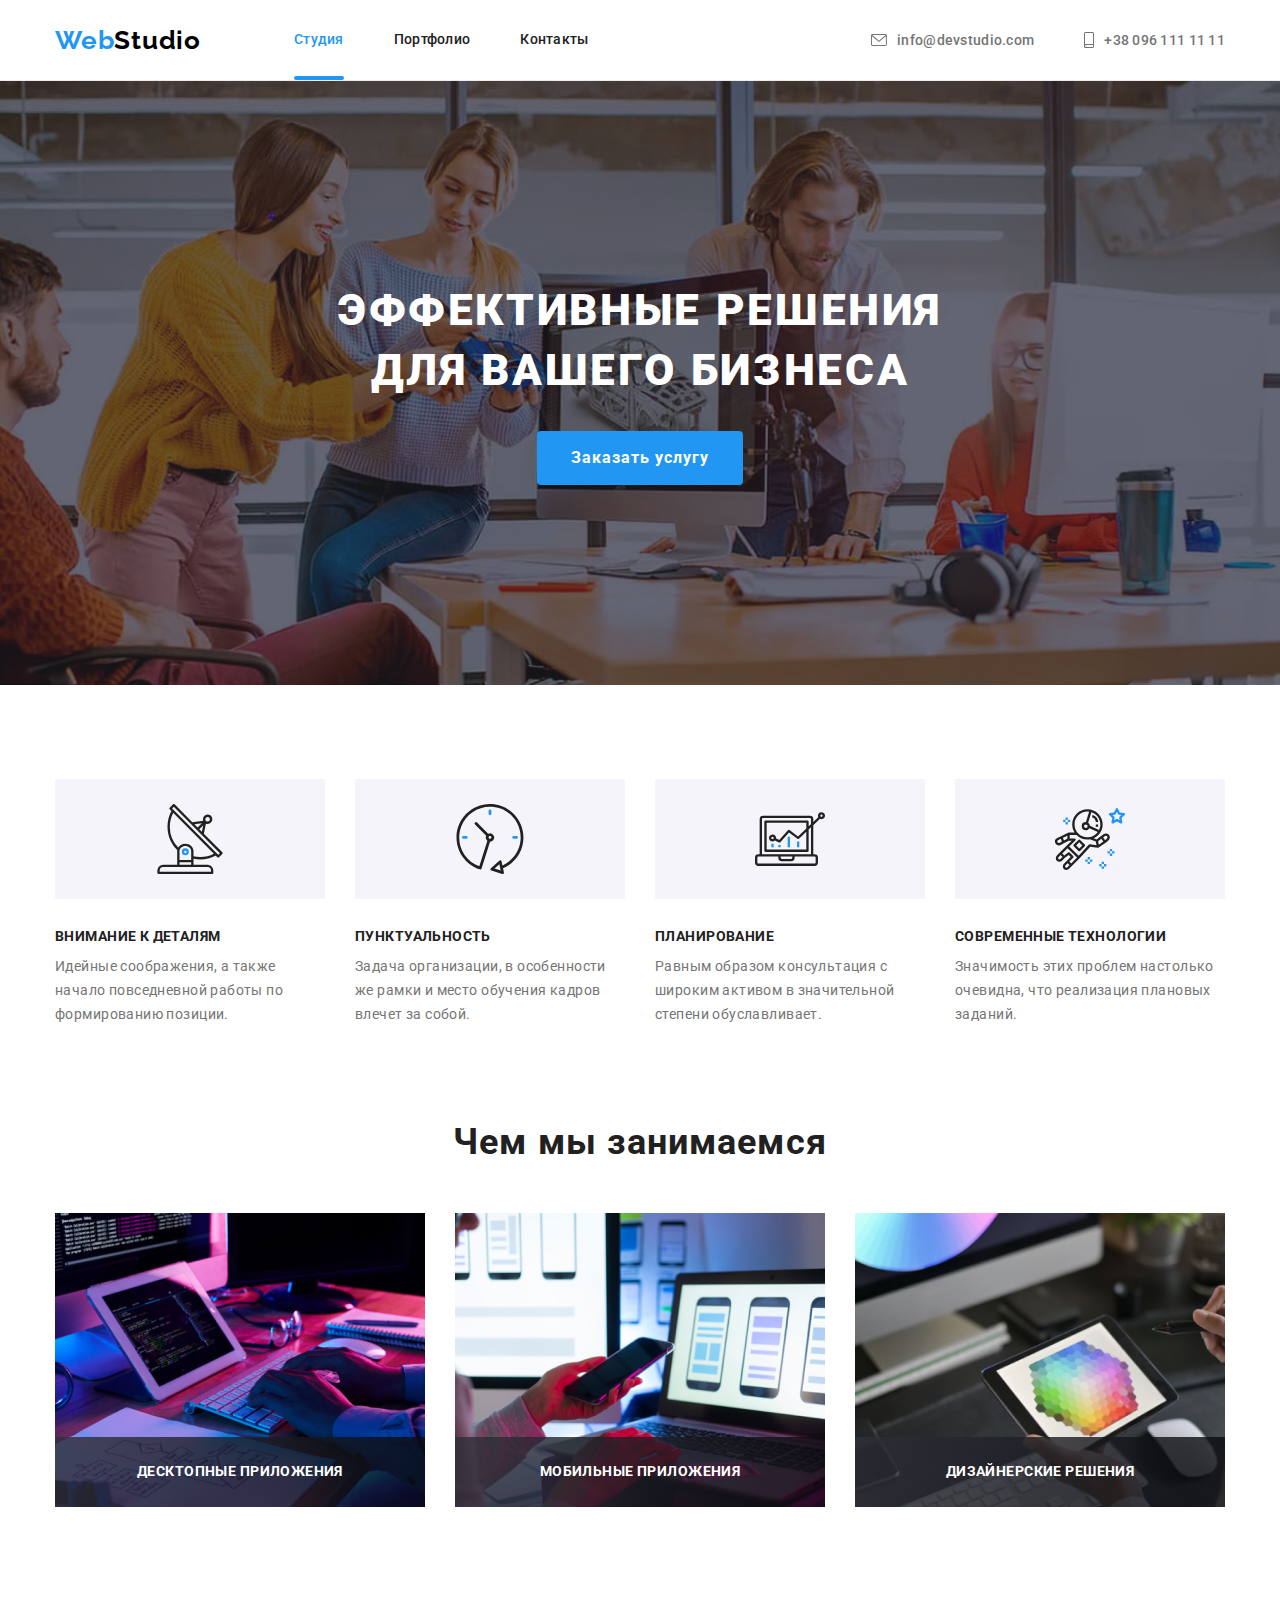
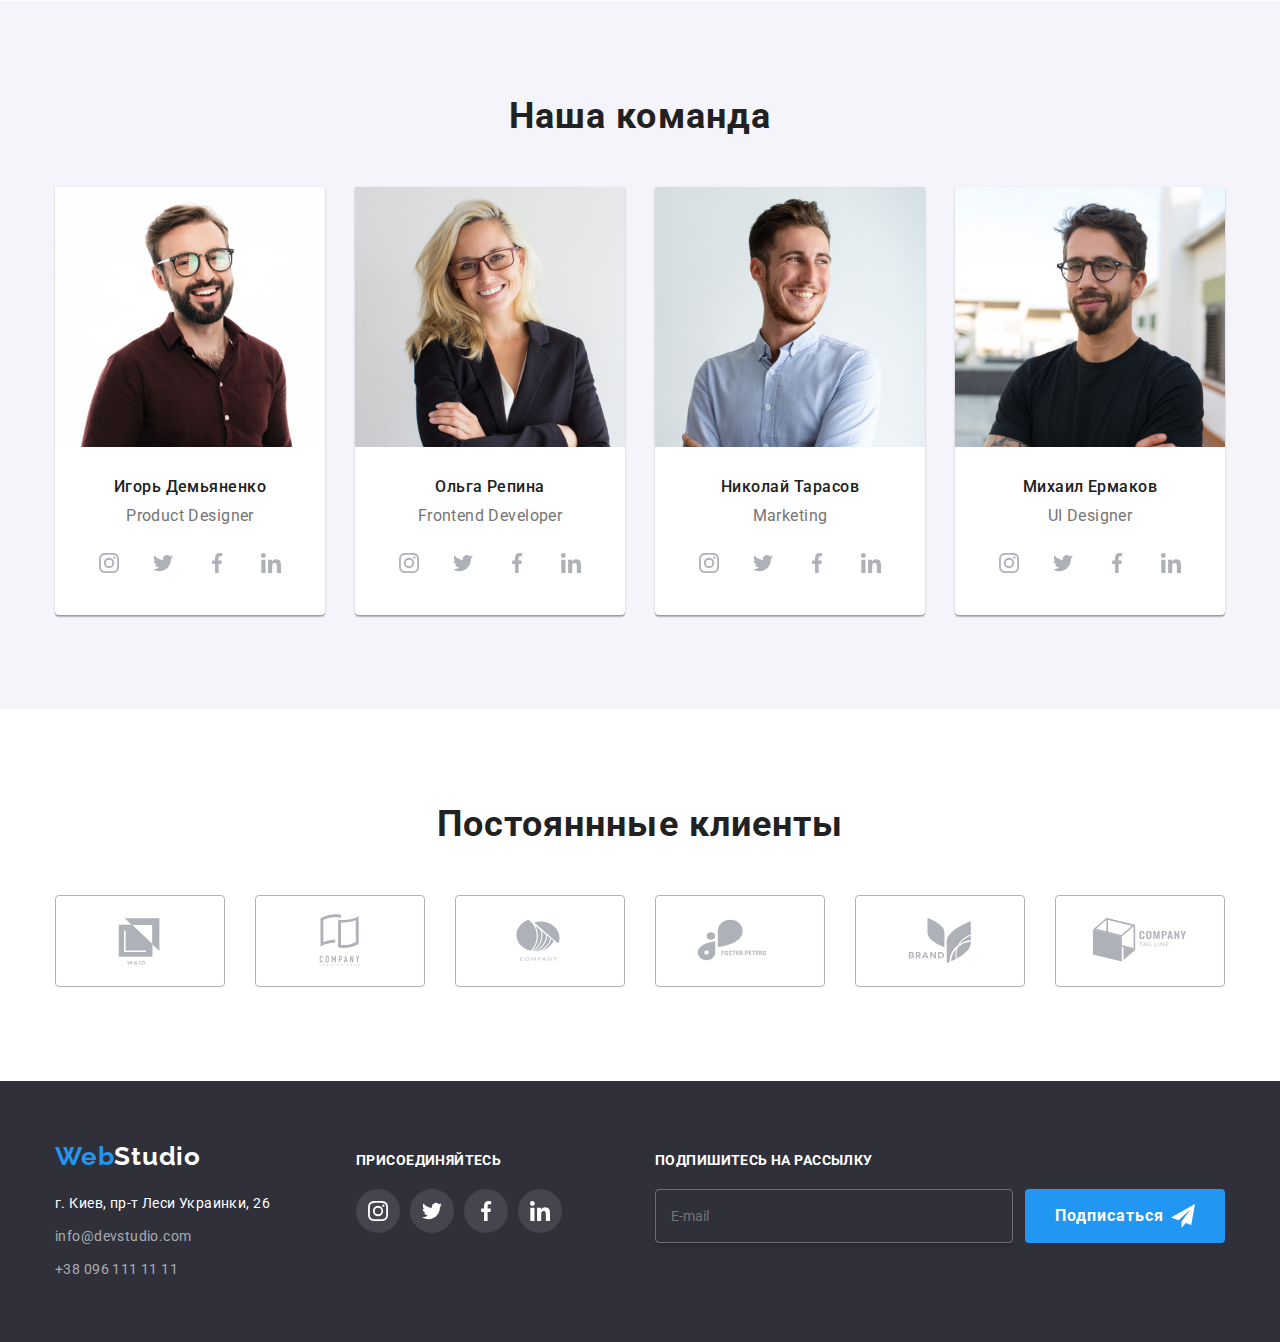
<file: index.html>
<!DOCTYPE html>
<html lang="ru">
<head>
    <meta charset="UTF-8">
    <meta http-equiv="X-UA-Compatible" content="IE=edge">
    <meta name="viewport" content="width=device-width, initial-scale=1.0">
    <title>Студия</title>
    <link rel="preconnect" href="https://fonts.googleapis.com">
    <link rel="preconnect" href="https://fonts.gstatic.com" crossorigin>
    <link href="https://fonts.googleapis.com/css2?family=Raleway:wght@700&family=Roboto:wght@400;500;700;900&display=swap"
        rel="stylesheet">
    <link rel="stylesheet" href="https://cdnjs.cloudflare.com/ajax/libs/modern-normalize/1.1.0/modern-normalize.min.css">
    <link rel="stylesheet" href="./css/styles.css">
</head>
<body>
    <!-- Шапка страницы -->
    <header class="page-header">
        <div class="container header-nav">
                <nav class="page-nav">
                    <!--Название с ссылкой-->
                    <a class="logo" href="./index.html">Web<span class="logo-part one">Studio</span></a>
                    <!--Панель навигации-->
                    <ul class="page-nav-list">
                        <li class="page-nav-item"><a class="page-nav-link currant" href="/">Студия</a> </li>
                        <li class="page-nav-item"><a class="page-nav-link " href="./portfolio.html">Портфолио</a></li>
                        <li class="page-nav-item"><a class="page-nav-link" href="#">Контакты</a></li>
                    </ul>
                </nav>
                <!--Контакты с активными ссылками в парвом верхнем углу страницы-->
        <ul class="aside">
            <li class="aside-list-item">
                <a class="aside-contact" href="mailto:info@devstudio.com">
                    <svg class="icon-envelope">
                        <use href="./images/icons.svg#envelope"></use>
                    </svg>info@devstudio.com</a>
            </li>
            <li class="aside-list-item">
                <a class="aside-contact" href="tel:+380961111111">
                    <svg class="icon-phone">
                        <use href="./images/icons.svg#smartphone"></use>
                    </svg>+38 096 111 11 11</a>
            </li>
        </ul>
        </div>
    </header>
    <!--Основной раздел страницы-->
    <main>
        <!--Главный заголовок и активная кнопка-->
        <section class="main">
            <div class="container">
                <h1 class="main-title">ЭФФЕКТИВНЫЕ РЕШЕНИЯ ДЛЯ ВАШЕГО БИЗНЕСА</h1>
                <button class="main-button" type="button" data-modal-open>Заказать услугу</button>
                <div class="backdrop is-hidden" data-modal>
                    <div class="modal">
                        <form name="main-form" class="main-form">
                            <div class="main-form-block">
                                <b class="main-form-title">Оставьте свои данные, мы вам перезвоним</b>
                                <ul class="main-form-list">
                                    <li class="main-form-list-item">
                                        <label class="main-form-label" for="name">Имя</label>
                                        <svg class="main-form-icon" width="18" height="18">
                                            <use href="./images/icons.svg#person"></use>
                                        </svg>
                                        <input class="main-form-input" type="text" id="name" name="name" required>
                                    </li>
                                    <li class="main-form-list-item">
                                        <label class="main-form-label" for="phone">Телефон</label>
                                        <svg class="main-form-icon" width="18" height="18">
                                            <use href="./images/icons.svg#call"></use>
                                        </svg>
                                        <input class="main-form-input" type="tel" id="phone" name="phone" required>
                                    </li>
                                    <li class="main-form-list-item">
                                        <label class="main-form-label" for="email">Почта</label>
                                        <svg class="main-form-icon" width="18" height="18">
                                            <use href="./images/icons.svg#icon-e-mail"></use>
                                        </svg>
                                        <input class="main-form-input" type="email" id="email" name="email" required>
                                    </li>
                                    <li class="main-form-list-item">
                                        <label class="main-form-label" for="comment">Коммментарий</label>
                                        <textarea class="main-form-comment" name="comment" id="comment" rows="6" placeholder="Введите текст"></textarea>
                                    </li>
                                </ul>
                                <div class="form-policy">
                                    <input class="main-form-checkbox visually-hidden" type="checkbox" name="policy" required id="policy">
                                    <label class="main-form-policy" for="policy">&nbsp; Соглашаюсь с рассылкой и принимаю &nbsp;
                                        <a href="/" class="policy-link">Условия договора</a>
                                    </label>
                                </div>
                                <button class="main-form-btn" type="submit">Отправить</button>
                            </div>
                        </form>
                        <button class="close-btn" data-modal-close>
                            <svg class="close-icon" width="18" height="18">
                                <use href="./images/icons.svg#close-icon"></use>
                            </svg>
                        </button>
                    </div>
                </div>
            </div>
        </section>
        <!--Особенности-->
        <section class="section">
            <div class="container">
                <h2 class="section-title visually-hidden">Наши преимущества</h2>
                <ul class="features-list">
                    <li class="features-list-item">
                        <div class="features-block">
                            <svg class="features-icon" width="70" height="70">
                                <use href="./images/icons.svg#feature-one" width="70" height="70"></use>
                            </svg>
                        </div>
                        <h3 class="features-header">Внимание к деталям</h3>
                        <p class="features-text">Идейные соображения, а также начало повседневной работы по формированию позиции.</p>
                    </li>
                    <li class="features-list-item">
                        <div class="features-block">
                            <svg class="features-icon" width="70" height="70">
                                <use href="./images/icons.svg#feature-two" width="70" height="70"></use>
                            </svg>
                        </div>
                        <h3 class="features-header">Пунктуальность</h3>
                        <p class="features-text">Задача организации, в особенности же рамки и место обучения кадров влечет за собой.</p>
                    </li>
                    <li class="features-list-item">
                        <div class="features-block">
                            <svg class="features-icon" width="70" height="70">
                                <use href="./images/icons.svg#feature-three" width="70" height="70"></use>
                            </svg>
                        </div>
                        <h3 class="features-header">Планирование</h3>
                        <p class="features-text">Равным образом консультация с широким активом в значительной степени обуславливает.</p>
                    </li>
                    <li class="features-list-item">
                        <div class="features-block">
                            <svg class="features-icon" width="70" height="70">
                                <use href="./images/icons.svg#feature-four" width="70" height="70"></use>
                            </svg>
                        </div>
                        <h3 class="features-header">Современные технологии</h3>
                        <p class="features-text">Значимость этих проблем настолько очевидна, что реализация плановых заданий.</p>
                    </li>
                </ul>
            </div>
        </section>
        <!--Чем мы занимаемся-->
        <section class="service section">
            <div class="container">
                <h2 class="section-title">Чем мы занимаемся</h2>
                <ul class="service-list">
                    <li class="service-list-item">
                            <img class="service-img" src="./images/service/color.jpg" width="370" height="294" alt="разработка архитектуры сайта">
                        <h3 class="service-header">
                            Десктопные приложения
                        </h3>
                        </li>
                    <li class="service-list-item">
                            <img class="service-img" src="./images/service/phone.jpg" width="370" height="294"
                                alt="разработка приложения для бизнеса">
                            <h3 class="service-header">
                                Мобильные приложения
                            </h3>
                    </li>
                    <li class="service-list-item">
                            <img class="service-img" src="./images/service/code.jpg" width="370" height="294" alt="разработка дизайна">
                            <h3 class="service-header">
                                Дизайнерские решения
                            </h3>
                    </li>
                </ul>
            </div>
        </section>
        <!--Наша команда-->
        <section class="team section">
            <div class="container">
                <h2 class="section-title">Наша команда</h2>
                <ul class="team-card list">
                    <li class="team-card-item">
                        <img src="./images/team/igor.jpg" width="270" height="260" alt="Игорь Демьяненко фото">
                        <div class="team-discription">
                            <h3 class="team-card-header">Игорь Демьяненко</h3>
                            <p class="team-card-text" lang="en">Product Designer</p>
                        <ul class="team-media-list">
                            <li class="team-media-item">
                                <a class="team-media-link" href="/" aria-label="Інстаграм">
                                    <svg class="team-media-icon" width="20" height="20">
                                        <use href="./images/icons.svg#insta"> </use>
                                    </svg>
                                </a>
                            </li>
                            <li class="team-media-item">
                                <a class="team-media-link" href="/" aria-label="Твиттер">
                                    <svg class="team-media-icon" width="20" height="20">
                                        <use href="./images/icons.svg#twitter"> </use>
                                    </svg>
                                </a>
                            </li>
                            <li class="team-media-item">
                                <a class="team-media-link" href="/" aria-label="Фейсбук">
                                    <svg class="team-media-icon" width="20" height="20">
                                        <use href="./images/icons.svg#facebook"> </use>
                                    </svg>
                                </a>
                            </li>
                            <li class="team-media-item">
                                <a class="team-media-link" href="/" aria-label="Лінкдін">
                                    <svg class="team-media-icon" width="20" height="20">
                                        <use href="./images/icons.svg#linkedin"> </use>
                                    </svg>
                                </a>
                            </li>
                        </ul>
                        </div>
                    <li class="team-card-item">
                        <img src="./images/team/olga.jpg" width="270" height="260" alt="Ольга Репина фото">
                        <div class="team-discription">
                            <h3 class="team-card-header">Ольга Репина</h3>
                            <p class="team-card-text" lang="en">Frontend Developer</p>
                        <ul class="team-media-list">
                            <li class="team-media-item">
                                <a class="team-media-link" href="/" aria-label="Інстаграм">
                                    <svg class="team-media-icon" width="20" height="20">
                                        <use href="./images/icons.svg#insta"> </use>
                                    </svg>
                                </a>
                            </li>
                            <li class="team-media-item">
                                <a class="team-media-link" href="/" aria-label="Твиттер">
                                    <svg class="team-media-icon" width="20" height="20">
                                        <use href="./images/icons.svg#twitter"> </use>
                                    </svg>
                                </a>
                            </li>
                            <li class="team-media-item">
                                <a class="team-media-link" href="/" aria-label="Фейсбук">
                                    <svg class="team-media-icon" width="20" height="20">
                                        <use href="./images/icons.svg#facebook"> </use>
                                    </svg>
                                </a>
                            </li>
                            <li class="team-media-item">
                                <a class="team-media-link" href="/" aria-label="Лінкдін">
                                    <svg class="team-media-icon" width="20" height="20">
                                        <use href="./images/icons.svg#linkedin"> </use>
                                    </svg>
                                </a>
                            </li>
                        </ul>
                        </div>
                    </li>
                    <li class="team-card-item">
                        <img src="./images/team/mykola.jpg" width="270" height="260" alt="Николай Тарасов фото">
                        <div class="team-discription">
                            <h3 class="team-card-header">Николай Тарасов</h3>
                            <p class="team-card-text" lang="en">Marketing</p>
                        <ul class="team-media-list">
                            <li class="team-media-item">
                                <a class="team-media-link" href="/" aria-label="Інстаграм">
                                    <svg class="team-media-icon" width="20" height="20">
                                        <use href="./images/icons.svg#insta"> </use>
                                    </svg>
                                </a>
                            </li>
                            <li class="team-media-item">
                                <a class="team-media-link" href="/" aria-label="Твиттер">
                                    <svg class="team-media-icon" width="20" height="20">
                                        <use href="./images/icons.svg#twitter"> </use>
                                    </svg>
                                </a>
                            </li>
                            <li class="team-media-item">
                                <a class="team-media-link" href="/" aria-label="Фейсбук">
                                    <svg class="team-media-icon" width="20" height="20">
                                        <use href="./images/icons.svg#facebook"> </use>
                                    </svg>
                                </a>
                            </li>
                            <li class="team-media-item">
                                <a class="team-media-link" href="/" aria-label="Лінкдін">
                                    <svg class="team-media-icon" width="20" height="20">
                                        <use href="./images/icons.svg#linkedin"> </use>
                                    </svg>
                                </a>
                            </li>
                        </ul>
                        </div>
                    </li>
                    <li class="team-card-item">
                        <img src="./images/team/myhailo.jpg" width="270" height="260" alt="Михаил Ермаков фото">
                        <div class="team-discription">
                            <h3 class="team-card-header">Михаил Ермаков</h3>
                            <p class="team-card-text" lang="en">UI Designer</p>
                        <ul class="team-media-list">
                            <li class="team-media-item">
                                <a class="team-media-link" href="/" aria-label="Інстаграм">
                                    <svg class="team-media-icon" width="20" height="20">
                                        <use href="./images/icons.svg#insta"> </use>
                                    </svg>
                                </a>
                            </li>
                            <li class="team-media-item">
                                <a class="team-media-link" href="/" aria-label="Твиттер">
                                    <svg class="team-media-icon" width="20" height="20">
                                        <use href="./images/icons.svg#twitter"> </use>
                                    </svg>
                                </a>
                            </li>
                            <li class="team-media-item">
                                <a class="team-media-link" href="/" aria-label="Фейсбук">
                                    <svg class="team-media-icon" width="20" height="20">
                                        <use href="./images/icons.svg#facebook"> </use>
                                    </svg>
                                </a>
                            </li>
                            <li class="team-media-item">
                                <a class="team-media-link" href="/" aria-label="Лінкдін">
                                    <svg class="team-media-icon" width="20" height="20">
                                        <use href="./images/icons.svg#linkedin"> </use>
                                    </svg>
                                </a>
                            </li>
                        </ul>
                        </div>
                    </li>
                </ul>
            </div>
        </section>
        <section class="clients section">
            <div class="container">
                <h2 class="section-title">Постояннные клиенты</h2>
                <ul class="clients-list">
                    <li class="clients-list-item">
                        <a href="/" class="clients-list-link">
                            <svg class="clients-icon" width="106" height="60">
                                <use href="./images/icons.svg#prtn-1"></use>
                            </svg>
                        </a>
                    </li>
                    <li class="clients-list-item">
                        <a href="/" class="clients-list-link">
                            <svg class="clients-icon" width="106" height="60">
                                <use href="./images/icons.svg#prtn-2"></use>
                            </svg>
                        </a>
                    </li>
                    <li class="clients-list-item">
                        <a href="/" class="clients-list-link">
                            <svg class="clients-icon" width="106" height="60">
                                <use href="./images/icons.svg#prtn-3"></use>
                            </svg>
                        </a>
                    </li>
                    <li class="clients-list-item">
                        <a href="/" class="clients-list-link">
                            <svg class="clients-icon" width="106" height="60">
                                <use href="./images/icons.svg#prtn-4"></use>
                            </svg>
                        </a>
                    </li>
                    <li class="clients-list-item">
                        <a href="/" class="clients-list-link">
                            <svg class="clients-icon" width="106" height="60">
                                <use href="./images/icons.svg#prtn-5"></use>
                            </svg>
                        </a>
                    </li>
                    <li class="clients-list-item">
                        <a href="/" class="clients-list-link">
                            <svg class="clients-icon" width="106" height="60">
                                <use href="./images/icons.svg#prtn-6"></use>
                            </svg>
                        </a>
                    </li>
                </ul>
            </div>
        </section>
    </main>

    <!--Подвал-->

    <footer class="footer">
        <div class="container footer-flex">
            <div class="footer-address">
                <!--Название с активной ссылкой-->
                <a class="logo" href="/">Web<span class="logo-part two">Studio</span></a>
                <!--Адресс и Контакты-->
                <address class="address">
                    <ul class="address-list">
                        <li class="address-list-item"> <a class="address-link" href="https://goo.gl/maps/YrUc46Xhu9acLL3k6">г. Киев,
                                пр-т Леси Украинки, 26</a>
                        </li>
                        <li class="address-list-item"><a class="address-contact" href="mailto:info@devstudio.com">info@devstudio.com</a>
                        </li>
                        <li class="address-list-item"><a class="address-contact" href="tel:+380961111111">+38 096 111 11 11</a></li>
                    </ul>
                </address>
            </div>
            <div class="subscribe">
                <p class="subscribe-title">Присоединяйтесь</p>
                <ul class="subscribe-list">
                    <li class="subscribe-list-item">
                        <a href="/" class="subscribe-list-link">
                                    <svg class="icon-subscrbe" width="20" height="20">
                                        <use href="./images/icons.svg#insta-footer"></use>
                                    </svg>
                        </a>
                    </li>
                    <li class="subscribe-list-item">
                        <a href="/" class="subscribe-list-link">
                            <svg class="icon-subscrbe" width="20" height="20">
                                <use href="./images/icons.svg#twitter-footer"></use>
                            </svg>
                        </a>
                    </li>
                    <li class="subscribe-list-item">
                        <a href="/" class="subscribe-list-link">
                            <svg class="icon-subscrbe" width="20" height="20">
                                <use href="./images/icons.svg#fb-footer"></use>
                            </svg>
                        </a>
                    </li>
                    <li class="subscribe-list-item">
                        <a href="/" class="subscribe-list-link">
                            <svg class="icon-subscrbe" width="20" height="20">
                                <use href="./images/icons.svg#lin-footer"></use>
                            </svg>
                        </a>
                    </li>
                </ul>
            </div>
            <form class="subscribe-block" name="subscribe">
                <b class="subscribe-title">Подпишитесь на рассылку</b>
                <div class="subscribe-form">
                    <input class="subscribe-form-input" type="email" name="fsubscribe-box" placeholder="E-mail" required>
                    <button class="subscribe-form-btn" type="submit">Подписаться
                        <svg class="subscribe-form-icon" width="24" height="24">
                            <use href="./images/icons.svg#letter"></use>
                        </svg>
                    </button>
                </div>
            </form>
            
        </div>
    </footer>
    <!-- Скрипт для модального окна -->
    <script src="./modal.js"></script>
</body>
</html>
</file>
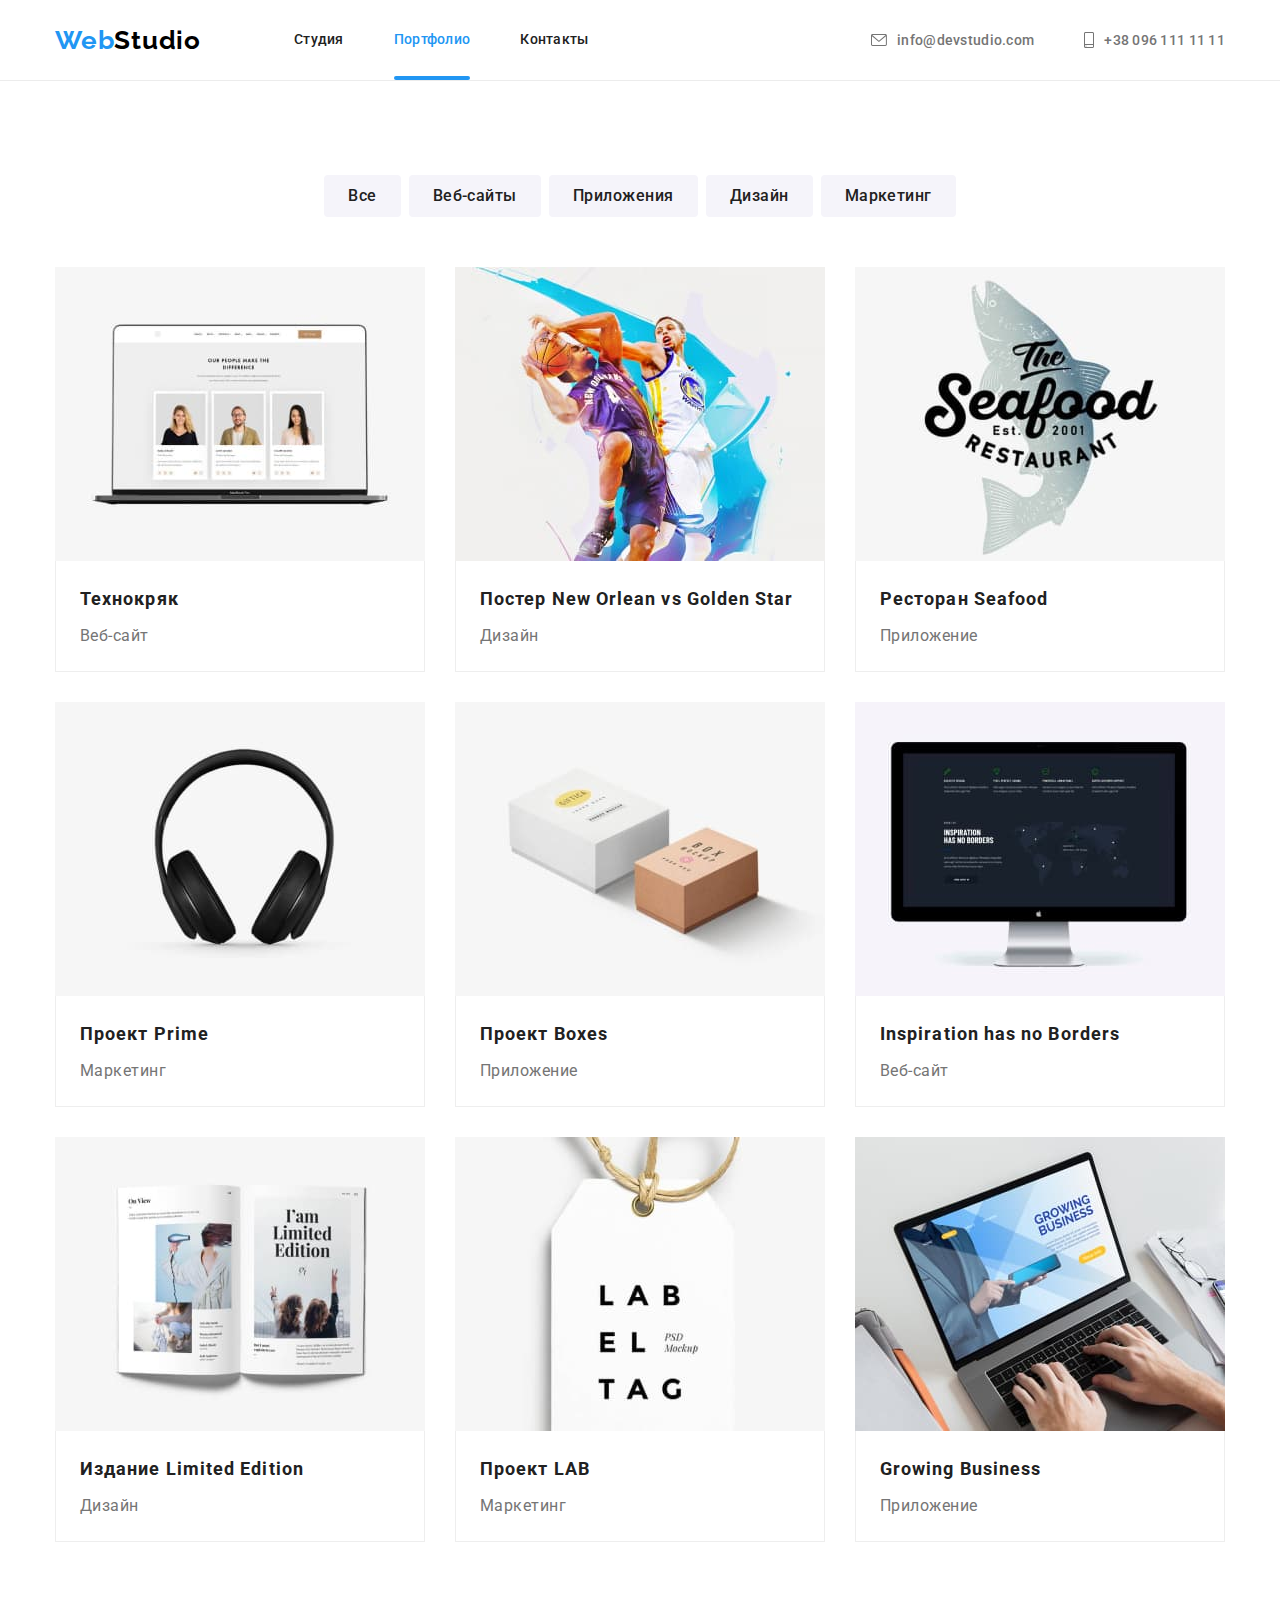
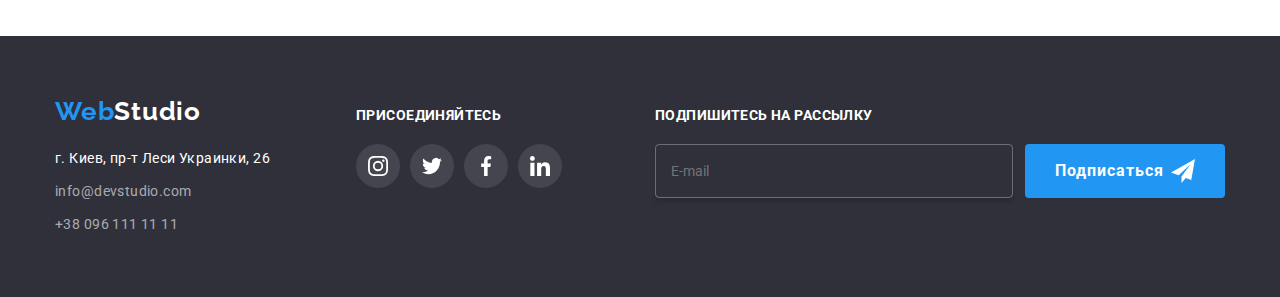
<file: portfolio.html>
<!DOCTYPE html>
<html lang="ru">
<head>
    <meta charset="UTF-8">
    <meta http-equiv="X-UA-Compatible" content="IE=edge">
    <meta name="viewport" content="width=device-width, initial-scale=1.0">
    <title>Портфолио</title>
    <link rel="preconnect" href="https://fonts.googleapis.com">
    <link rel="preconnect" href="https://fonts.gstatic.com" crossorigin>
    <link href="https://fonts.googleapis.com/css2?family=Raleway:wght@700&family=Roboto:wght@400;500;700;900&display=swap"
        rel="stylesheet">
    <link rel="stylesheet" href="https://cdnjs.cloudflare.com/ajax/libs/modern-normalize/1.1.0/modern-normalize.min.css">
    <link rel="stylesheet" href="./css/styles.css">
</head>
<body>
    <!-- Шапка страницы -->
    <header class="page-header">
    <div class="container header-nav">
        <nav class="page-nav">
            <!--Название с ссылкой-->
            <a class="logo" href="./index.html">Web<span class="logo-part one">Studio</span></a>
            <!--Панель навигации-->
            <ul class="page-nav-list">
                <li class="page-nav-item"><a class="page-nav-link" href="./index.html">Студия</a> </li>
                <li class="page-nav-item"><a class="page-nav-link currant" href="/">Портфолио</a></li>
                <li class="page-nav-item"><a class="page-nav-link" href="#">Контакты</a></li>
            </ul>
        </nav>
        <!--Контакты с активными ссылками в парвом верхнем углу страницы-->
        <ul class="aside">
            <li class="aside-list-item">
                <a class="aside-contact" href="mailto:info@devstudio.com">
                    <svg class="icon-envelope">
                        <use href="./images/icons.svg#envelope"></use>
                    </svg>info@devstudio.com</a>
            </li>
            <li class="aside-list-item">
                <a class="aside-contact" href="tel:+380961111111">
                    <svg class="icon-phone">
                        <use href="./images/icons.svg#smartphone"></use>
                    </svg>+38 096 111 11 11</a>
            </li>
        </ul>
    </div>
    </header>
    <main>
        <section class="section">
            <div class="container">
                <!--Скрытый заголовок-->
                <h1 class="section-title visually-hidden">Портфолио работ компании</h1>
                <!--Кнопки для сортировки-->
                <ul class="portfolio-list">
                    <li class="portfolio-list-btn">
                        <button class="portfolio-button" type="button">Все</button>
                    </li>
                    <li class="portfolio-list-btn">
                        <button class="portfolio-button" type="button">Веб-сайты</button>
                    </li>
                    <li class="portfolio-list-btn">
                        <button class="portfolio-button" type="button">Приложения</button>
                    </li>
                    <li class="portfolio-list-btn">
                        <button class="portfolio-button" type="button">Дизайн</button>
                    </li>
                    <li class="portfolio-list-btn">
                        <button class="portfolio-button" type="button">Маркетинг</button>
                    </li>
                </ul>
                <!--Галерея работ-->
                <ul class="work-list">
                    <li class="work-list-item">
                        <a href="/" class="work-list-link">
                            <div class="work-list-thumb">
                                <img src="./images/portfolio/image1.jpg" width="370" height="294" alt="Лендинг сайта Технокряк">
                                <p class="overlay text">
                                Технокряк это современная площадка распространения коронавируса. Компании используют эту платформу для цифрового
                                шпионажа и атак на защищённые сервера конкурентов. </p>
                            </div>
                            <div class="work-list-discription">
                                <h2 class="work-list-title">Технокряк</h2>
                                <p class="work-list-text">Веб-сайт</p>
                            </div>
                        </a>
                    </li>
                    <li class="work-list-item">
                        <a href="/" class="work-list-link">
                            <div class="work-list-thumb">
                                <img src="./images/portfolio/image2.jpg" width="370" height="294" alt="Постер с баскетболистами">
                                    <p class="overlay text">Технокряк это современная площадка распространения коронавируса. Компании используют эту платформу для цифрового
                                    шпионажа и атак на защищённые сервера конкурентов.</p>
                            </div>
                            <div class="work-list-discription">
                                <h2 class="work-list-title"> Постер <span lang="en">New Orlean vs Golden Star</span></h2>
                                <p class="work-list-text">Дизайн</p>
                            </div>
                        </a>
                    </li>
                    <li class="work-list-item">
                        <a href="/" class="work-list-link">
                            <div class="work-list-thumb">
                                <img src="./images/portfolio/image3.jpg" width="370" height="294" alt="Логотип ресторана Сифуд">
                                <p class="overlay text">Технокряк это современная площадка распространения коронавируса. Компании используют эту платформу для цифрового
                                шпионажа и атак на защищённые сервера конкурентов.</p>
                            </div>
                            <div class="work-list-discription">
                                <h2 class="work-list-title">Ресторан Seafood</h2>
                                <p class="work-list-text">Приложение</p>
                            </div>
                        </a>
                    </li>
                    <li class="work-list-item">
                        <a href="/" class="work-list-link">
                            <div class="work-list-thumb">
                                <img src="./images/portfolio/image4.jpg" width="370" height="294" alt="Наушники черные">
                                <p class="overlay text">Технокряк это современная площадка распространения коронавируса. Компании используют эту
                                платформу для цифрового
                                шпионажа и атак на защищённые сервера конкурентов.</p>
                            </div>
                            <div class="work-list-discription">
                                <h2 class="work-list-title">Проект <span lang="en">Prime</span></h2>
                                <p class="work-list-text">Маркетинг</p>
                            </div>
                        </a>
                    </li>
                    <li class="work-list-item">
                        <a href="/" class="work-list-link">
                            <div class="work-list-thumb">
                                <img src="./images/portfolio/image5.jpg" width="370" height="294" alt="Белая и коричневая коробка">
                                <p class="overlay text">Технокряк это современная площадка распространения коронавируса. Компании используют эту
                                    платформу для цифрового
                                    шпионажа и атак на защищённые сервера конкурентов.</p>
                            </div>
                            <div class="work-list-discription">
                                <h2 class="work-list-title">Проект <span lang="en">Boxes</span> </h2>
                                <p class="work-list-text">Приложение</p>
                            </div>
                        </a>
                    </li>
                    <li class="work-list-item">
                        <a href="/" class="work-list-link">
                            <div class="work-list-thumb">
                            <img src="./images/portfolio/image6.jpg" width="370" height="294" alt="Фото лендинка на IMac">
                            <p class="overlay text">Технокряк это современная площадка распространения коронавируса. Компании используют эту
                            платформу для цифрового
                            шпионажа и атак на защищённые сервера конкурентов.</p>
                            </div>
                            <div class="work-list-discription">
                                <h2 class="work-list-title" lang="en">Inspiration has no Borders</h2>
                                <p class="work-list-text">Веб-сайт</p>
                            </div>
                        </a>
                    </li>
                    <li class="work-list-item">
                        <a href="/" class="work-list-link">
                            <div class="work-list-thumb">
                                <img src="./images/portfolio/image7.jpg" width="370" height="294" alt="Развернутое печатное издание">
                                <p class="overlay text">Технокряк это современная площадка распространения коронавируса. Компании используют эту
                                платформу для цифрового
                                шпионажа и атак на защищённые сервера конкурентов.</p>
                            </div>
                            <div class="work-list-discription">
                                <h2 class="work-list-title">Издание <span lang="en">Limited Edition</span></h2>
                                <p class="work-list-text">Дизайн</p>
                            </div>
                        </a>
                    </li>
                    <li class="work-list-item">
                        <a href="/" class="work-list-link">
                            <div class="work-list-thumb">
                                <img src="./images/portfolio/image8.jpg" width="370" height="294" alt="Бирки с буквами">
                                <p class="overlay text">Технокряк это современная площадка распространения коронавируса. Компании используют эту
                                    платформу для цифрового
                                    шпионажа и атак на защищённые сервера конкурентов.</p>
                            </div>
                            <div class="work-list-discription">
                                <h2 class="work-list-title">Проект <span lang="en">LAB</span> </h2>
                                <p class="work-list-text">Маркетинг</p>
                            </div>
                        </a>
                    </li>
                    <li class="work-list-item">
                        <a href="/" class="work-list-link">
                            <div class="work-list-thumb">
                                <img src="./images/portfolio/image9.jpg" width="370" height="294" alt="Экран с главной страницей кмпании">
                                <p class="overlay text">Технокряк это современная площадка распространения коронавируса. Компании используют эту
                                    платформу для цифрового
                                    шпионажа и атак на защищённые сервера конкурентов.</p>
                            </div>
                            <div class="work-list-discription">
                                <h2 class="work-list-title" lang="en">Growing Business </h2>
                                <p class="work-list-text">Приложение</p>
                            </div>
                        </a>
                    </li>
                </ul>
            </div>
        </section>
    </main>
    <!--Подвал-->
<footer class="footer">
    <div class="container footer-flex">
        <div class="footer-address">
            <!--Название с активной ссылкой-->
            <a class="logo" href="/">Web<span class="logo-part two">Studio</span></a>
            <!--Адресс и Контакты-->
            <address class="address">
                <ul class="address-list">
                    <li class="address-list-item"> <a class="address-link"
                            href="https://goo.gl/maps/YrUc46Xhu9acLL3k6">г. Киев,
                            пр-т Леси Украинки, 26</a>
                    </li>
                    <li class="address-list-item"><a class="address-contact"
                            href="mailto:info@devstudio.com">info@devstudio.com</a>
                    </li>
                    <li class="address-list-item"><a class="address-contact" href="tel:+380961111111">+38 096 111 11
                            11</a></li>
                </ul>
            </address>
        </div>
        <div class="subscribe">
            <p class="subscribe-title">Присоединяйтесь</p>
            <ul class="subscribe-list">
                <li class="subscribe-list-item">
                    <a href="/" class="subscribe-list-link">
                        <svg class="icon-subscrbe" width="20" height="20">
                            <use href="./images/icons.svg#insta-footer"></use>
                        </svg>
                    </a>
                </li>
                <li class="subscribe-list-item">
                    <a href="/" class="subscribe-list-link">
                        <svg class="icon-subscrbe" width="20" height="20">
                            <use href="./images/icons.svg#twitter-footer"></use>
                        </svg>
                    </a>
                </li>
                <li class="subscribe-list-item">
                    <a href="/" class="subscribe-list-link">
                        <svg class="icon-subscrbe" width="20" height="20">
                            <use href="./images/icons.svg#fb-footer"></use>
                        </svg>
                    </a>
                </li>
                <li class="subscribe-list-item">
                    <a href="/" class="subscribe-list-link">
                        <svg class="icon-subscrbe" width="20" height="20">
                            <use href="./images/icons.svg#lin-footer"></use>
                        </svg>
                    </a>
                </li>
            </ul>
        </div>
        <form class="subscribe-block" name="subscribe">
            <b class="subscribe-title">Подпишитесь на рассылку</b>
            <div class="subscribe-form">
                <input class="subscribe-form-input" type="email" placeholder="E-mail" required>
                <button class="subscribe-form-btn" type="submit">Подписаться
                    <svg class="subscribe-form-icon" width="24" height="24">
                        <use href="./images/icons.svg#letter"></use>
                    </svg>
                </button>
            </div>
        </form>
    </div>
</footer>
</body>
</html>
</file>
<file: css/styles.css>
/* Сброс настроек браузера для элементов */
html {
  box-sizing: border-box;
}
*,
*::before,
*::after {
  box-sizing: inherit;
}

/* Общая стилизация страницы */

:root {
  --text-color: #757575;
  --secondary-text-color: #fff;
  --extra-text-color: #212121;
  --acent-color: rgb(33, 150, 243);
  --section--bg-color: #2f303a;
  --team-icon-color: #afb1b8;
  --second-font: Raleway;
  --font-weight: 700;
  --letter-spacing-base: 0.03em;
  --letter-spacing: 0.06em;
  --letter-spacing-extra: 0.02em;
  --transition-duration: 250ms;
  --transition-timing-function: cubic-bezier(0.4, 0, 0.2, 1);
}

body {
  background-color: #fff;
  color: #757575;
  font-family: Roboto, sans-serif;
  font-size: 14px;
  letter-spacing: 0.03em;
  text-decoration: none;
}

/* Стилизация отдельных общих компонентов */
ul {
  padding: 0;
  margin: 0;
  list-style: none;
}

h1,
h2,
h3,
h4,
h5,
h6 {
  margin-top: 0;
  margin-bottom: 0;
}

a {
  text-decoration: none;
  padding: 0;
  margin: 0;
}

ol,
ul {
  margin-top: 0;
  margin-bottom: 0;
  padding-left: 0;
}
p {
  margin: 0;
  padding: 0;
}
img {
  display: block;
  max-width: 100%;
  height: auto;
}
/* Общая стилизация контейнеров */

.container {
  width: 1200px;
  margin-right: auto;
  margin-left: auto;
  padding-left: 15px;
  padding-right: 15px;
}

.section {
  padding-top: 94px;
  padding-bottom: 94px;
}

/* Стилизация заголовков секций */
.section-title {
  margin-bottom: 50px;
  color: var(--extra-text-color);
  font-size: 36px;
  line-height: 1.17;
  letter-spacing: var(--letter-spacing-base);
  font-weight: var(--font-weight);
  text-align: center;
}

/* Стилизация сткрытых елементов */

.visually-hidden {
  position: absolute;
  width: 1px;
  height: 1px;
  margin: -1px;
  border: 0;
  padding: 0;
  white-space: nowrap;
  clip-path: inset(100%);
  clip: rect(0 0 0 0);
  overflow: hidden;
}

/* Стилизация логотипа спраницы в шапке */

.page-header {
  background-color: var(--secondary-text-color);
  border-bottom: 1px solid #ececec;
}

.logo {
  transition-property: text-decotation;
  transition-duration: var(--transition-duration);
  transition-timing-function: var(--transition-timing-function);

  padding-top: 24px;
  padding-bottom: 24px;
  color: var(--acent-color);
  font-family: var(--second-font);
  font-size: 26px;
  line-height: 1.19;
  letter-spacing: var(--letter-spacing-base);
  font-weight: var(--font-weight);
  font-size: 26px;
  text-decoration: none;
}

.logo-part.one {
  color: #000;
}

/* Часть логотипа в футере */
.logo-part.two {
  margin-bottom: 20px;
  color: #fff;
  font-family: var(--second-font);
}

/* Стилизация навигационной панели в шапке */
.header-nav {
  display: flex;
}

.page-nav {
  display: flex;
  justify-content: center;
  align-items: center;
}

.page-nav-list {
  display: flex;
  justify-content: center;
  align-items: center;
  margin-left: 93px;
}

.page-nav-item:not(:last-child) {
  margin-right: 50px;
}

.page-nav-link {
  position: relative;

  transition-property: color;
  transition-duration: var(--transition-duration);
  transition-timing-function: var(--transition-timing-function);

  display: block;
  padding-top: 32px;
  padding-bottom: 32px;
  color: var(--extra-text-color);
  font-weight: 500;
  line-height: 1.14;
  letter-spacing: var(--letter-spacing-extra);
}

.page-nav-link:hover,
.page-nav-link:focus {
  color: var(--acent-color);
}
.page-nav-link.currant {
  color: var(--acent-color);
}

.currant::after {
  position: absolute;
  bottom: 0;

  display: block;
  content: "";
  width: 100%;
  height: 4px;

  background-color: var(--acent-color);
  border-radius: 2px;
}

/* Стилизация контактов в верхей правой части страницы */
.aside {
  display: flex;
  justify-content: center;
  align-items: center;
  margin-left: auto;
}

.aside-list-item:not(:last-child) {
  margin-right: 50px;
}

.aside-contact {
  transition-property: color;
  transition-duration: var(--transition-duration);
  transition-timing-function: var(--transition-timing-function);

  display: flex;
  align-items: center;
  padding-top: 32px;
  padding-bottom: 32px;
  color: var(--text-color);
  font-weight: 500;
  line-height: 1.143;
  letter-spacing: var(--letter-spacing-extra);
}

.icon-envelope {
  width: 16px;
  height: 12px;
  margin-right: 10px;
  fill: currentColor;
}

.icon-phone {
  width: 10px;
  height: 16px;
  margin-right: 10px;
  fill: currentColor;
}

.aside-contact:hover,
.aside-contact:focus {
  color: var(--acent-color);
}

/*  Стилизация главной секции */
.main {
  max-width: 1600px;
  margin-left: auto;
  margin-right: auto;
  background-image: linear-gradient(
      to right,
      rgba(47, 48, 58, 0.4),
      rgba(47, 48, 58, 0.4)
    ),
    url(../images/main-img.jpg);
  background-color: #c4c4c4;
  background-size: cover;
  background-position: center;
  background-repeat: no-repeat;
  text-align: center;
  padding: 200px 0;
}

.main-title {
  width: 696px;
  margin-right: auto;
  margin-left: auto;
  margin-bottom: 30px;
  color: var(--secondary-text-color);
  font-weight: 900;
  font-size: 44px;
  line-height: 1.36;
  text-transform: uppercase;
  letter-spacing: var(--letter-spacing);
}

/* Стилизация главной кнопки */
.main-button {
  transition-property: background-color;
  transition-duration: var(--transition-duration);
  transition-timing-function: var(--transition-timing-function);

  min-width: 200px;
  padding-top: 10px;
  padding-right: 32px;
  padding-bottom: 10px;
  padding-left: 32px;
  border-color: transparent;
  border-radius: 4px;

  color: var(--secondary-text-color);
  background-color: var(--acent-color);

  font-family: Roboto, sans-serif;
  font-size: 16px;
  font-weight: var(--font-weight);
  line-height: 1.88;
  letter-spacing: var(--letter-spacing);
  cursor: pointer;
}

.main-button:hover {
  background-color: #188ce8;
}

.backdrop {
  position: fixed;
  top: 0;
  left: 0;
  width: 100%;
  height: 100%;
  background-image: linear-gradient(
    to right,
    rgba(0, 0, 0, 0.2),
    rgba(0, 0, 0, 0.2)
  );
  z-index: 2;

  opacity: 1;
  transition-duration: 250ms;
}

.backdrop.is-hidden {
  opacity: 0;
  pointer-events: none;
}

.modal {
  position: absolute;
  top: 50%;
  left: 50%;
  transform: translate(-50%, -50%);

  min-width: 528px;
  min-height: 581px;
  background-color: var(--secondary-text-color);
  box-shadow: 0px 1px 3px rgba(0, 0, 0, 0.12), 0px 1px 1px rgba(0, 0, 0, 0.14),
    0px 2px 1px rgba(0, 0, 0, 0.2);
  border-radius: 4px;
  padding: 40px;
}

.main-form-title {
  display: block;
  margin-bottom: 12px;
  color: var(--extra-text-color);
  font-family: inherit;
  font-size: 20px;
  font-weight: var(--font-weight);
  letter-spacing: var(--letter-spacing-base);
  line-height: 1.15;
}

.main-form-list {
  margin-bottom: 20px;
}

.main-form-list-item {
  position: relative;

    transition-property: border-color, color;
    transition-duration: var(--transition-duration);
    transition-timing-function: var(--transition-timing-function);

  display: flex;
  flex-direction: column;
  color: #000;
}

.main-form-list-item:not(:last-child) {
margin-bottom: 10px;
}

.main-form-icon {
  position: absolute;
  left: 12px;
  bottom: 12px;
  fill: currentColor;
}

.main-form-list-item:hover,
.main-form-list-item:focus-within {
  color: var(--acent-color);
  border-color: var(--acent-color);
  
}

.main-form-label {
  color: var(--text-color);
  font-family: inherit;
  font-size: 12px;
  line-height: 1.17;
  letter-spacing: 0.01em;
  text-align: left;
  margin-bottom: 4px;
}

.main-form-input {
  transition-property: border-color;
  transition-duration: var(--transition-duration);
  transition-timing-function: var(--transition-timing-function);

  min-height: 40px;
  padding-top: 12px;
  padding-right: 12px;
  padding-bottom: 12px;
  padding-left: 42px;
  border: 1px solid rgba(33, 33, 33, 0.2);
  border-radius: 4px;
  outline: none;
  }

  .main-form-input:hover,
  .main-form-input:focus {
    border-color: var(--acent-color);
  }

  .main-form-comment {
    transition-property: border-color;
    transition-duration: var(--transition-duration);
    transition-timing-function: var(--transition-timing-function);

    resize: none;
    padding: 12px 16px;
    border: 1px solid rgba(33, 33, 33, 0.2);
    border-radius: 4px;
    outline: none;
  }

  .main-form-comment:hover,
  .main-form-comment:focus {
    border-color: var(--acent-color);
  }
  .main-form-comment::placeholder {
  color: rgba(117, 117, 117, 0.5);;
  }
  
  .form-policy {
    display: flex;
    margin-bottom: 30px;
  }

  .main-form-policy {
    display: flex;
    width: 100%;
    justify-content: center;
    align-items: center;
    color: var(--text-color);
    font-family: inherit;
    line-height: 1.71;
    letter-spacing: var(--letter-spacing-base);
  }

  .main-form-policy::before {
    display: inline-block;
    content: "";
    width: 16px;
    height: 16px;
    background-image: url(../images/on.svg);
    background-size: cover;
    background-repeat: no-repeat;
    background-position: center;
    cursor: pointer;
    outline: none;
    transition: outline 250ms var(--transition-timing-function);
  }

  .main-form-checkbox:checked + .main-form-policy::before {
    background-image: url(../images/off.svg);
    background-position: center;
    background-size: cover;
    background-repeat: no-repeat;
    width: 16px;
    height: 16px;
  }

  .main-form-checkbox:hover,
  .main-form-checkbox:focus+.main-form-policy::before {
    outline: 1px solid var(--acent-color);
  }

  .policy-link {
    transition-property: color;
    transition-duration: var(--transition-duration);
    transition-timing-function: var(--transition-timing-function);

    color: var(--acent-color);
    font-family: inherit;
    line-height: 1.71;
    letter-spacing: var(--letter-spacing-base);
    text-decoration: underline;
    outline: none;
  }

  .policy-link:focus {
    color: #188ce8;
  }

  .main-form-btn {
    transition-property: background-color;
    transition-duration: var(--transition-duration);
    transition-timing-function: var(--transition-timing-function);
    
    min-width: 200px;
    padding-top: 10px;
    padding-right: 55px;
    padding-bottom: 10px;
    padding-left: 55px;
    border-color: transparent;
    border-radius: 4px;
    box-shadow: 0px 4px 4px rgba(0, 0, 0, 0.15);
    overflow: hidden;
    
    color: var(--secondary-text-color);
    background-color: var(--acent-color);

    
    font-family: Roboto,
    sans-serif;
    font-size: 16px;
    font-weight: var(--font-weight);
    line-height: 1.88;
    letter-spacing: var(--letter-spacing);
    cursor: pointer;
    outline: none;
  }

  .main-form-btn:hover,
  .main-form-btn:focus {
    background-color: #188ce8;
  }

.close-btn {
  position: absolute;
  top: 8px;
  right: 8px;

  transition-property: transform;
  transition-duration: var(--transition-duration);
  transition-timing-function: var(--transition-timing-function);

  display: flex;
  justify-content: center;
  align-items: center;

  width: 30px;
  height: 30px;
  background-color: transparent;
  border: 1px solid rgba(0, 0, 0, 0.1);
  border-radius: 50%;
  cursor: pointer;
  color: #000;
  outline: none;
}

.close-icon {
  fill: currentColor;
}

.close-btn:hover,
.close-btn:focus {
  color: var(--acent-color);
}

/* Стилизация преимуществ компании */

.features-list {
  display: flex;
}

.features-list-item {
  width: calc((100% - 90px) / 4);
}

.features-list-item:not(:last-child) {
  margin-right: 30px;
}

.features-block {
  width: 270px;
  height: 120px;
  display: flex;
  justify-content: center;
  align-items: center;
  margin-bottom: 30px;
  background-color: #f5f4fa;
}

.features-header {
  margin-bottom: 10px;
  color: var(--extra-text-color);
  font-size: 14px;
  line-height: 1.14;
  letter-spacing: var(--letter-spacing-base);
  font-weight: var(--font-weight);
  text-transform: uppercase;
}
.features-text {
  line-height: 1.71;
}

/* Стилизация Чем мы занимаемся */
.service {
  padding-top: 0;
}
.service-list {
  display: flex;
}

.service-list-item:not(:last-child) {
  margin-right: 30px;
}

.service-list-item {
  position: relative;

  display: flex;
  align-items: flex-end;
  flex-wrap: wrap;
}

.service-header {
  position: absolute;
  z-index: 1;
  display: flex;
  justify-content: center;
  align-items: center;
  overflow: hidden;
  width: 100%;
  height: 70px;
  color: var(--secondary-text-color);
  background-image: linear-gradient(
    to right,
    rgba(47, 48, 58, 0.8),
    rgba(10, 11, 15, 0.8)
  );

  font-size: 14px;
  line-height: 1.14;
  letter-spacing: var(--letter-spacing-base);
  font-weight: var(--font-weight);
  text-transform: uppercase;
  text-align: center;
}

/* Стилизация команды */
.team {
  background-color: #f5f4fa;
}
.team-card {
  display: flex;
}

.team-card-item {
  width: calc((100% - 90px) / 3);
  border-radius: 0px 0px 4px 4px;
  box-shadow: 0px 1px 3px rgba(0, 0, 0, 0.12), 0px 1px 1px rgba(0, 0, 0, 0.14),
    0px 2px 1px rgba(0, 0, 0, 0.2);
  background-color: var(--secondary-text-color);
  text-align: center;
}

.team-card-item:not(:last-child) {
  margin-right: 30px;
}

.team-discription {
  padding-top: 30px;
  padding-right: 32px;
  padding-bottom: 30px;
  padding-left: 32px;
}

.team-card-header {
  margin-bottom: 10px;
  color: var(--extra-text-color);
  font-size: 16px;
  font-weight: 500;
  line-height: 1.19;
  letter-spacing: var(--letter-spacing-base);
}

.team-card-text {
  margin-bottom: 16px;
  color: var(--text-color);
  font-size: 16px;
  line-height: 1.19;
}

.team-media-list {
  display: flex;
  justify-content: center;
}

.team-media-item:not(:nth-child(4n)) {
  margin-right: 10px;
}

.team-media-link {
  transition-property: color, background-color;
  transition-duration: var(--transition-duration);
  transition-timing-function: var(--transition-timing-function);

  display: flex;
  justify-content: center;
  align-items: center;
  width: 44px;
  height: 44px;
  color: var(--team-icon-color);
  background-color: transparent;
  border-radius: 50%;
}

.team-media-icon {
  fill: currentColor;
}

.team-media-link:hover,
.team-media-link:focus {
  background-color: var(--acent-color);
  color: var(--secondary-text-color);
}

/* Стилизация секции партнеры */

.clients-list {
  display: flex;
}

.clients-list-item {
  display: flex;
  justify-content: center;
  align-items: center;
}

.clients-list-item:not(:nth-child(6n)) {
  margin-right: 30px;
}

.clients-list-link {
  transition-property: color, border;
  transition-duration: var(--transition-duration);
  transition-timing-function: var(--transition-timing-function);

  width: 170px;
  height: 92px;
  display: flex;
  justify-content: center;
  align-items: center;
  border: 1px solid #afb1b8;
  border-radius: 4px;
  color: var(--team-icon-color);
}

.clients-icon {
  fill: currentColor;
}

.clients-list-link:hover,
.clients-list-link:focus {
  color: var(--acent-color);
  border: 1px solid var(--acent-color);
}

/* Стилизация подвала */
.footer {
  background-color: var(--section--bg-color);
  padding-top: 60px;
  padding-bottom: 60px;
}

/* Стилизация адреса */
.address {
  margin-top: 20px;
  font-style: normal;
  line-height: 1.71;
}

.address-list-item:not(:last-child) {
  margin-bottom: 9px;
}

.address-link {
  transition-property: color;
  transition-duration: var(--transition-duration);
  transition-timing-function: var(--transition-timing-function);
  color: var(--secondary-text-color);
}

.address-link:hover,
.address-link:focus {
  color: var(--acent-color);
}

/* Стилизация почты и телефона */

.address-contact {
  transition-property: color;
  transition-duration: var(--transition-duration);
  transition-timing-function: var(--transition-timing-function);

  color: rgba(255, 255, 255, 0.6);
  text-decoration: none;
}

.address-contact:hover,
.address-contact:focus {
  color: var(--acent-color);
}

/* Стилизация секции Соцсетей в футере */

.footer-flex {
  display: flex;
  align-items: baseline;
}

.footer-address {
  flex-grow: 1;
  margin-right: 70px;
}

.subscribe-title {
  display: block;
  margin-bottom: 20px;
  color: var(--secondary-text-color);
  font-family: inherit;
  font-weight: var(--font-weight);
  line-height: 1.14;
  letter-spacing: var(--letter-spacing-base);
  text-transform: uppercase;
}
.subscribe-list {
  display: flex;
}
.subscribe-list-item:not(:nth-child(4n)) {
  margin-right: 10px;
}

.subscribe-list-link {
  transition-property: background-color;
  transition-duration: var(--transition-duration);
  transition-timing-function: var(--transition-timing-function);

  display: flex;
  justify-content: center;
  align-items: center;
  width: 44px;
  height: 44px;
  color: var(--secondary-text-color);
  background-color: rgba(255, 255, 255, 0.1);
  border-radius: 50%;
}

.icon-subscrbe {
  height: 20px;
  fill: currentColor;
}

.subscribe-list-link:hover,
.subscribe-list-link:focus {
  background-color: var(--acent-color);
}

.subscribe-block {
  display: block;
  width: 570px;
  margin-left: 93px;
}

.subscribe-form {
  display: flex;
}

.subscribe-form-input {
  transition-property: border;
  transition-duration: var(--transition-duration);
  transition-timing-function: var(--transition-timing-function);

  width: 358px;
  padding: 15px 15px 15px 15px;
  margin-right: 12px;

  color: var(--secondary-text-color);
  background-color: transparent;
  border: 1px solid rgba(255, 255, 255, 0.3);
  border-radius: 4px;
  box-shadow: 0px 4px 4px rgba(0, 0, 0, 0.15);
  outline: none;
}

.subscribe-form-input:hover,
.subscribe-form-input:focus {
  border-color: var(--acent-color);
}

.subscribe-form-btn {
  transition-property: background-color;
  transition-duration: var(--transition-duration);
  transition-timing-function: var(--transition-timing-function);
  
  display: flex;
  justify-items: center;
  justify-content: space-between;
  align-items: center;
  overflow: hidden;
 
  padding: 10px 28px 10px 28px;
  min-width: 200px;
  border-color: transparent;
  border-radius: 4px;
  
  color: var(--secondary-text-color);
  background-color: var(--acent-color);
  
  font-family: Roboto,
  sans-serif;
  font-size: 16px;
  font-weight: var(--font-weight);
  line-height: 1.88;
  letter-spacing: var(--letter-spacing);
  cursor: pointer;
}

.subscribe-form-icon {
  fill: currentColor;
}

.subscribe-form-btn:hover,
.subscribe-form-btn:focus {
  background-color: #188ce8;
}

/* Основные кнопки на странице Портфолио */

.portfolio-list {
  display: flex;
  justify-content: center;
  margin-bottom: 50px;
}

.portfolio-list-btn:not(:last-child) {
  margin-right: 8px;
}

.portfolio-button {
  transition-property: color, background-color, border-shadow;
  transition-duration: var(--transition-duration);
  transition-timing-function: var(--transition-timing-function);

  min-width: 73px;
  padding-top: 6px;
  padding-right: 22px;
  padding-bottom: 6px;
  padding-left: 22px;
  border-radius: 4px;
  border-color: transparent;
  color: var(--extra-text-color);
  background-color: #f5f4fa;
  font-family: inherit;
  font-weight: 500;
  font-size: 16px;
  line-height: 1.63;
  letter-spacing: var(--letter-spacing-base);
  cursor: pointer;
}

.portfolio-button:hover,
.portfolio-button:focus {
  background-color: var(--acent-color);
  color: var(--secondary-text-color);
  box-shadow: 0px 3px 1px rgba(0, 0, 0, 0.1), 0px 1px 2px rgba(0, 0, 0, 0.08),
    0px 2px 2px rgba(0, 0, 0, 0.12);
}

/* Галерея работ */

.work-list {
  display: flex;
  flex-wrap: wrap;
}

/* Считаем ширину ячейки через формулу */

.work-list-item {
  width: calc((100% - 60px) / 3);
  text-align: left;
}

.work-list-thumb {
  position: relative;
  overflow: hidden;
}

.overlay {
  position: absolute;
  top: 0;
  left: 0;

  transform: translatey(101%);

  transition-property: transform;
  transition-duration: var(--transition-duration);
  transition-timing-function: var(--transition-timing-function);

  max-width: 100%;
  height: 100%;
  padding-top: 63px;
  padding-right: 24px;
  padding-bottom: 63px;
  padding-left: 24px;

  background-color: rgba(33, 150, 243, 0.9);
}

.work-list-link:hover .overlay,
.work-list-link:focus .overlay {
  transform: translatey(0);
}

.overlay.text {
  color: var(--secondary-text-color);
  font-size: 18px;
  line-height: 1.56;
  letter-spacing: var(--letter-spacing-base);
  text-align: left;
}
.work-list-item:not(:nth-last-child(-n + 3)) {
  margin-bottom: 30px;
}

.work-list-item:not(:nth-child(3n)) {
  margin-right: 30px;
}

.work-list-link {
  transition-property: box-shadow;
  transition-duration: var(--transition-duration);
  transition-timing-function: var(--transition-timing-function);

  display: block;
}
.work-list-link:hover,
.work-list-link:focus {
  box-shadow: 0px 1px 1px rgba(0, 0, 0, 0.12), 0px 4px 4px rgba(0, 0, 0, 0.06),
    1px 4px 6px rgba(0, 0, 0, 0.16);
}

/* Содержімое ячейки */
.work-list-discription {
  padding-top: 20px;
  padding-right: 24px;
  padding-bottom: 20px;
  padding-left: 24px;
  border: 1px solid #eeeeee;
  border-top: none;
}

.work-list-title {
  margin-bottom: 4px;
  color: var(--extra-text-color);
  font-size: 18px;
  font-weight: var(--font-weight);
  letter-spacing: var(--letter-spacing);
  line-height: 2;
}
.work-list-text {
  color: var(--text-color);
  font-size: 16px;
  line-height: 1.88;
  letter-spacing: var(--letter-spacing-base);
}
</file>
